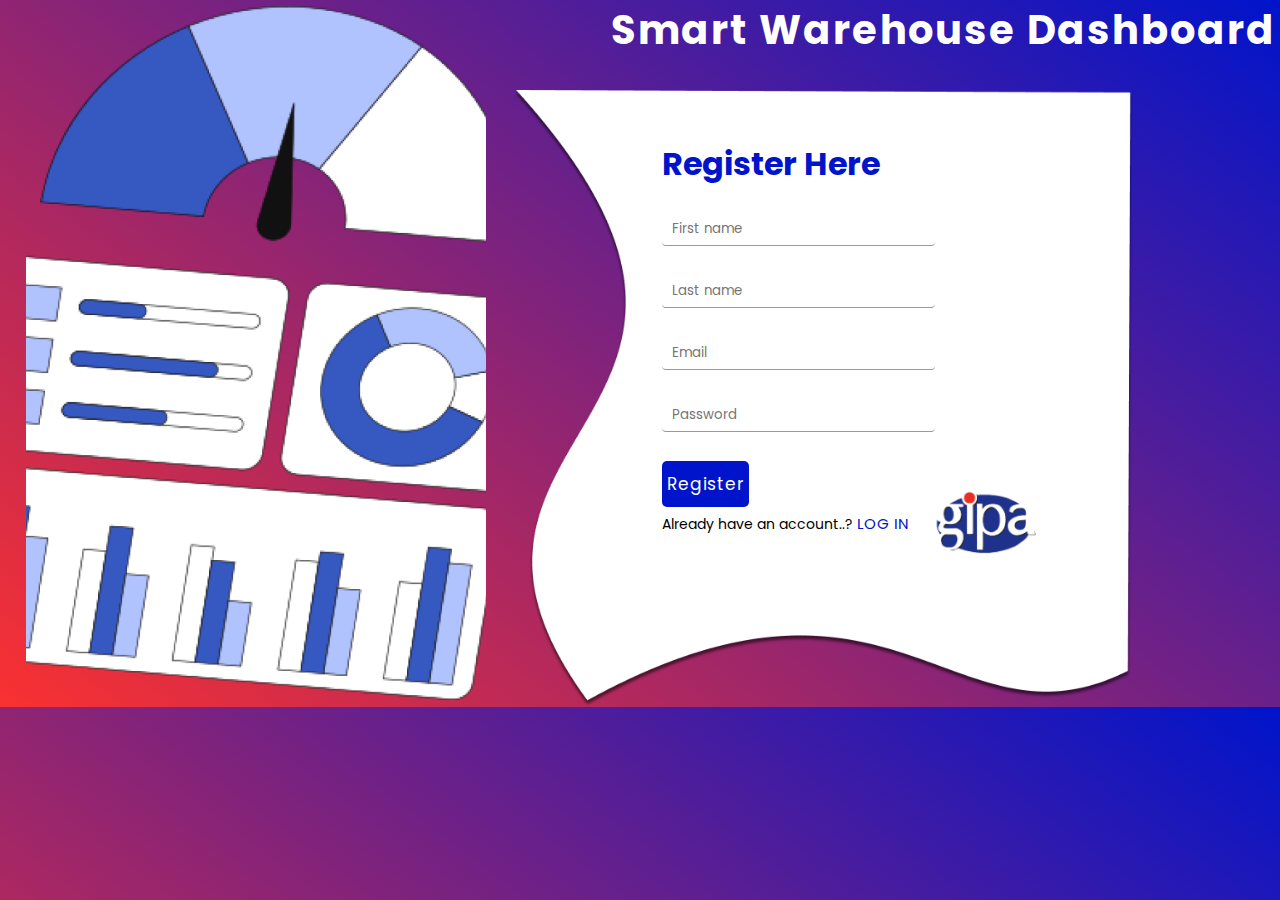
<file: index.html>
<!DOCTYPE html>
<html lang="en">
<head>
    <meta charset="UTF-8">
    <meta http-equiv="X-UA-Compatible" content="IE=edge">
    <meta name="viewport" content="width=device-width, initial-scale=1.0">
    <title>Sign up | GIPA</title>
    <link rel="stylesheet" href="./assets/css/styles.css">
</head>
<body>
    <main class="card-container slideUp-animation">
        <div class="image-container">
            <img src="./assets/images/shape.png" class="illustration" alt="">
            
        </div>
        
        <form action="" method="">

            <h1 class="form-header">
                Smart Warehouse Dashboard 1
            </h1>
            
            <div class="form-container slideRight-animation">
    
                
                <h1 class="form-title">Register Here</h1>
                
                <br>

    
                <div class="input-container">

                    
                    <label for="f-name"></label>
                    <input type="text" name="f-name" id="f-name" placeholder="First name" required>
                    
                    <div class="error"></div>
                </div>

                <br>
    
                <div class="input-container">
                    <label for="l-name"></label>
                    <input type="text" name="l-name" id="l-name" placeholder="Last name" required>
                    <!-- <span>
                        Last name
                    </span> -->
                    <div class="error"></div>
                </div>

                <br>
    
                <div class="input-container">
                    <label for="mail">
                    </label>
                    <input type="email" name="mail" id="mail" placeholder="Email" required>
                    <!-- <span>
                        E-mail
                    </span> -->
                    <div class="error"></div>
                </div>

                <br>
    
                <div class="input-container">
                    <label for="user-password"></label>
                    <input type="password" name="user-password" placeholder="Password" id="user-password" class="user-password"  required>
                    <!-- <span>Password</span> -->
                    <div class="error"></div>
                </div>

                <br>

               

                <div id="btm">
                    <button type="submit" class="submit-btn"><a href="admin.html">Register</a></button>
                    <p class="btm-text">
                        Already have an account..? <span class="btm-text-highlighted"> <a href="login.html"> Log in</a> </span>
                    </p>
                    <img src="./assets/images/Gipalogo 2.png" alt="" style="width: 150px;margin-left: 250px;margin-top: -100px;">

                </div>  
                
            </div>
        </form>
    </main>
    
</body>
</html>
</file>
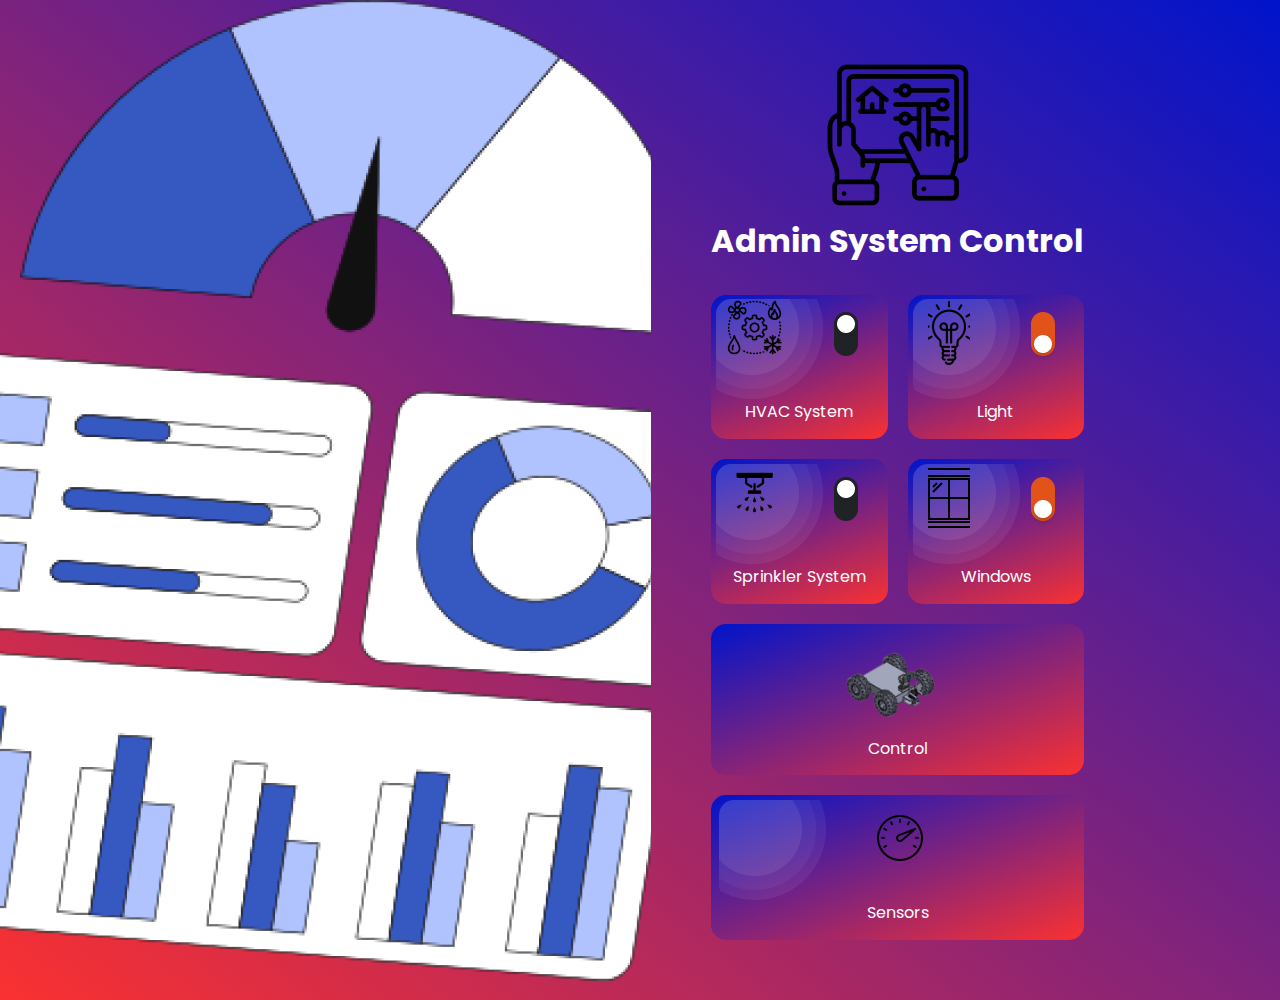
<file: admin.html>
<!DOCTYPE html>
<html lang="en">
<head>
    <meta charset="UTF-8">
    <meta http-equiv="X-UA-Compatible" content="IE=edge">
    <meta name="viewport" content="width=device-width, initial-scale=1.0">
    <meta name="theme-color" content="#06aa5e">
    <meta name="msapplication-navbutton-color" content="#06aa5e">
    <meta name="apple-mobile-web-app-capable" content="yes">
    <meta name="apple-mobile-web-app-status-bar-style" content="black-translucent">
    <title>Admin | GIPA</title>
    <link rel="stylesheet" href="./assets/css/styles2.css">
    <script src="./assets/js/script.js" defer></script>
</head>
<body>
    <main class="card-container slideUp-animation">
        <div class="image-container">
            <img src="./assets/images/shape.png" class="illustration" alt="">
            
        </div>
        

            <!-- <h1 class="form-header">
                Smart Warehouse Dashboard 1
            </h1> -->
            
            <div class="form-container slideRight-animation">
    
                <div class="item1">
                    <img src="./assets/images/domotics 1.png" alt="">
                    <h1 class="form-title input-container">Admin System Control</h1>

                </div>

    
                <div class="input-container item2 box">
                    <img src="./assets/images/Photo + Toggle.png" alt="">
                    <p>HVAC System</p>
                </div>

    
                <div class="input-container item3 box">
                    <img src="./assets/images/Photo + Toggle2.png" alt="">
                    <p>Light</p>
                </div>

    
                <div class="input-container item4 box">
                    <img src="./assets/images/Photo + Toggle3.png" alt="">
                    <p>Sprinkler System</p>
                </div>


                <div class="input-container item5 box">
                    <img src="./assets/images/Photo + Toggle4.png" alt="">
                    <p>Windows</p>
                </div>

    
                <div class="input-container item6 box">
                    <img src="./assets/images/image 1.png" alt="" style="width: 100px;">
                    <p><a href="control.html">Control</a></p>
                </div>

    
                <div class="input-container item7 box">
                    <img src="./assets/images/Devices - Medium.png" alt="" style="width: 350px; margin-left: -8px;">
                    <p><a href="">Sensors</a></p>
                </div>

    

                
                
            </div>
    </main>
    
</body>
</html>
</file>
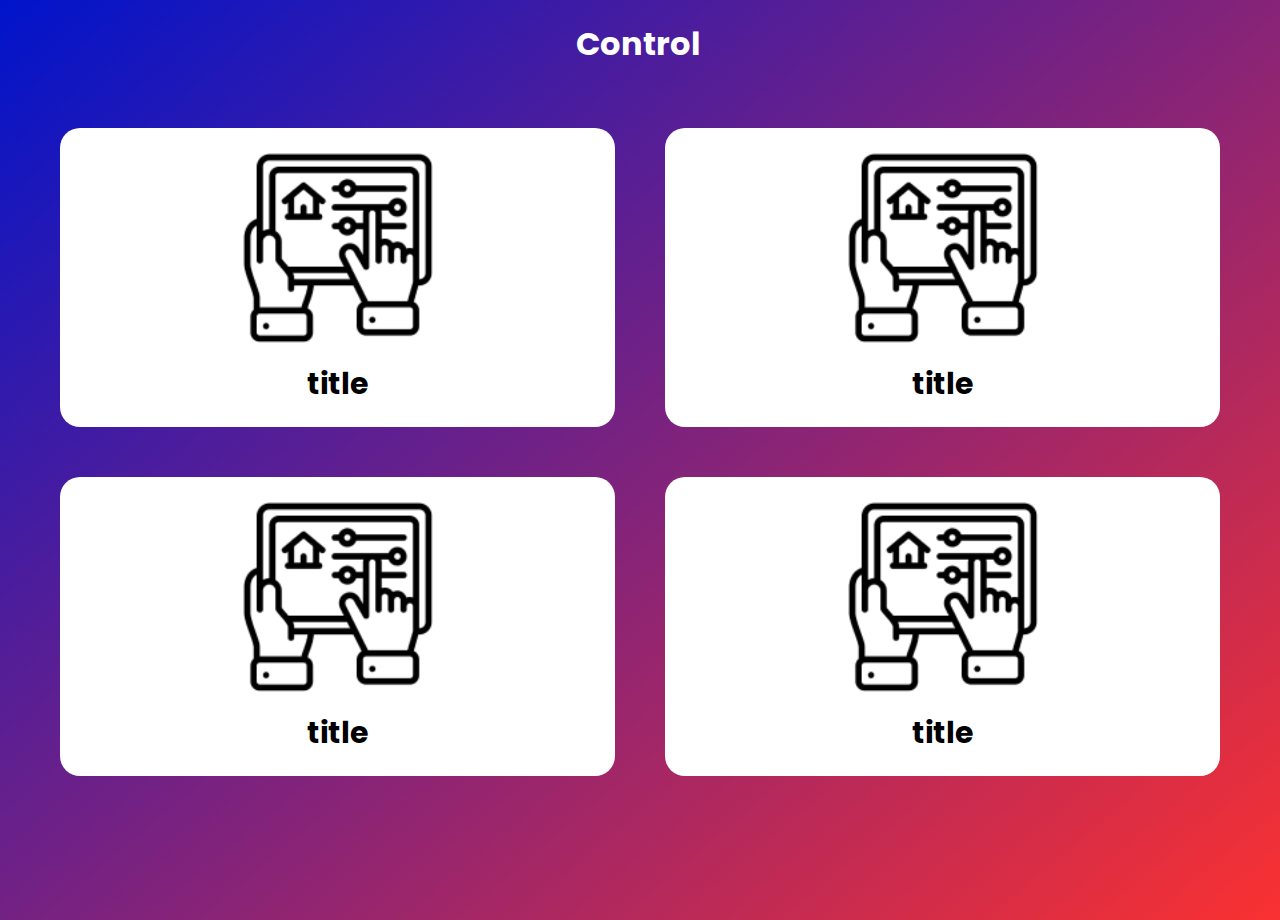
<file: control.html>
<!DOCTYPE html>
<html lang="en">
<head>
    <meta charset="UTF-8">
    <meta http-equiv="X-UA-Compatible" content="IE=edge">
    <meta name="viewport" content="width=device-width, initial-scale=1.0">
    <title>Control | GIPA</title>
    <link rel="stylesheet" href="./assets/css/control.css">
</head>
<body>

    <div class="control-title">
        <h1>Control</h1>
    </div>

    <div id="myDIV">
        <div class="item1">
            <img src="./assets/images/domotics 1.png" alt="" >
            <h4>title</h4>
        </div>
        <div class="item2">
            <img src="./assets/images/domotics 1.png" alt="" >
            <h4>title</h4>
        </div>
        <div class="item3">
            <img src="./assets/images/domotics 1.png" alt="" >
            <h4>title</h4>
        </div>
        <div class="item4">
            <img src="./assets/images/domotics 1.png" alt="" >
            <h4>title</h4>
        </div>
       
      </div>
</body>
</html>
</file>
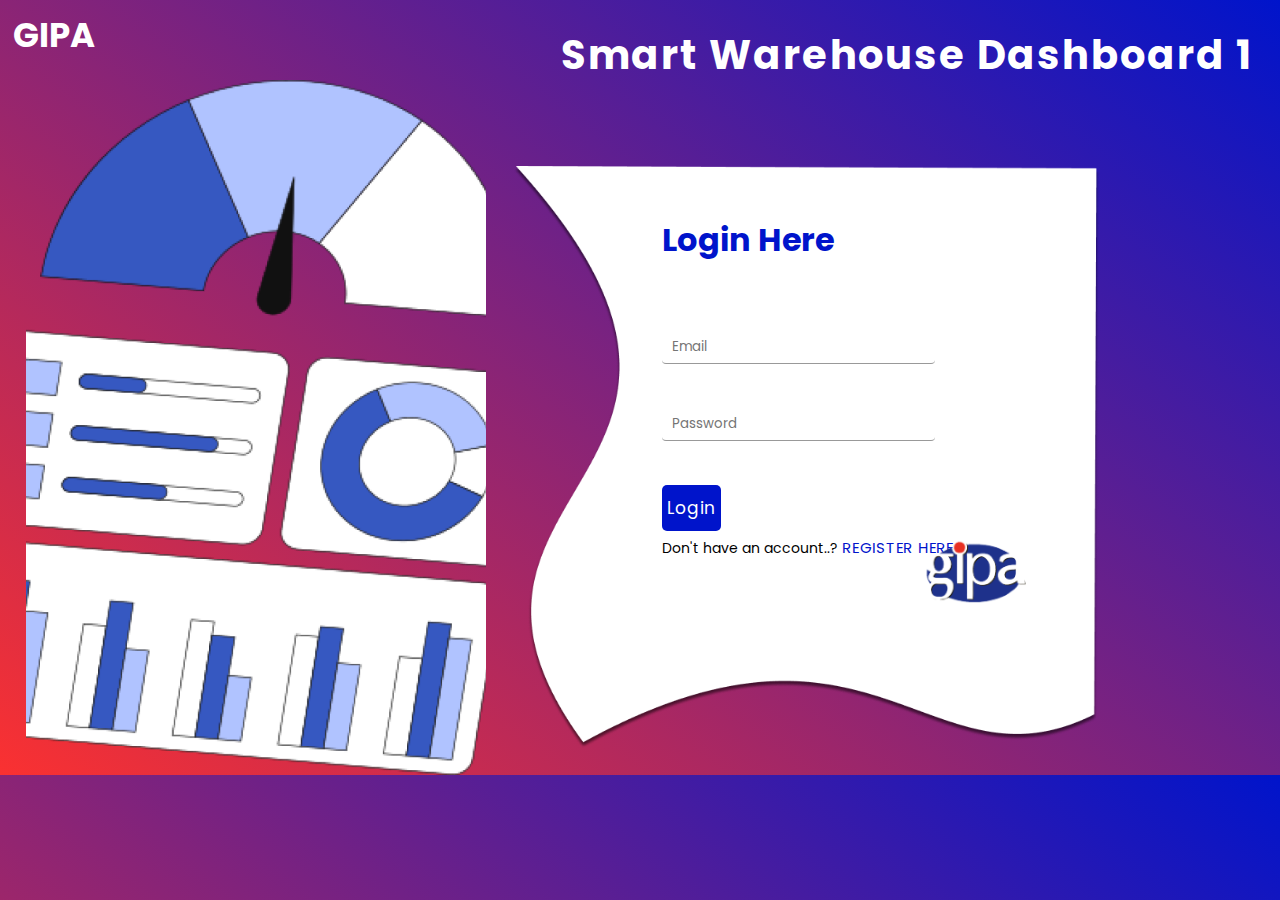
<file: login.html>
<!DOCTYPE html>
<html lang="en">
<head>
    <meta charset="UTF-8">
    <meta http-equiv="X-UA-Compatible" content="IE=edge">
    <meta name="viewport" content="width=device-width, initial-scale=1.0">
    <meta name="theme-color" content="#06aa5e">
    <meta name="msapplication-navbutton-color" content="#06aa5e">
    <meta name="apple-mobile-web-app-capable" content="yes">
    <meta name="apple-mobile-web-app-status-bar-style" content="black-translucent">
    <title>Login | GIPA</title>
    <link rel="stylesheet" href="./assets/css/login.css">
    <script src="./assets/js/script.js" defer></script>
</head>
<body>
    <main class="card-container slideUp-animation">
        <div class="image-container">
            <h1 class="company">GIPA </h1>
            <div class="image-container">
                <img src="./assets/images/shape.png" class="illustration" alt="">
                
            </div>
        </div>
        <form action="" method="">

            <h1 class="form-header">
                Smart Warehouse Dashboard 1
            </h1>
            
            <div class="form-container slideRight-animation">
    
                
                <h1 class="form-title">Login Here</h1>
                
                <br>

    
                
    
                
    
                <div class="input-container">
                    <label for="mail">
                    </label>
                    <input type="email" name="mail" id="mail" placeholder="Email" required>
                    <!-- <span>
                        E-mail
                    </span> -->
                    <div class="error"></div>
                </div>

                <br>
    
                <div class="input-container">
                    <label for="user-password"></label>
                    <input type="password" name="user-password" placeholder="Password" id="user-password" class="user-password"  required>
                    <!-- <span>Password</span> -->
                    <div class="error"></div>
                </div>

                <br>

                <div id="btm">
                    <button type="submit" class="submit-btn"><a href="admin.html">Login</a></button>
                    <p class="btm-text">
                        Don't have an account..? <span class="btm-text-highlighted"> <a href="index.html"> Register here </a> </span>
                    </p>
                </div>
                <img src="./assets/images/Gipalogo 2.png" alt="" style="width: 150px;margin-left: -100px;">
            </div>
        </form>
    </main>
   
</body>
</html>
</file>
<file: assets/css/styles.css>
@import url('https://fonts.googleapis.com/css2?family=Poppins:wght@400&display=swap');

/*
  VARIABLES DECLARATION ON ROOT
*/
:root {
    --green: rgb(33, 250, 131);
    --red: rgb(252, 86, 108);
    --dusky-green: rgb(6, 170, 94);
    --opac-white: rgba(255, 255, 255, .8);
    --form-txt:  rgba(255, 255, 255, .5);
    --darky: #1d2b3a;
    --light-grey: rgb(105, 105, 105);
    --linear-blue: #0014CB;
    --linear-red: #FA3131;
}


/*
    COMMON STYLING
*/
* {
    margin: 0;
    padding: 0;
    scroll-behavior: smooth;
    font-family: 'Poppins', system-ui, -apple-system, BlinkMacSystemFont, 'Segoe UI', Roboto, Oxygen, Ubuntu, Cantarell, 'Open Sans', 'Helvetica Neue', sans-serif;
}
body {
    /* background-color: var(--dusky-green); */
    background: linear-gradient(217deg, #0014CB,#FA3131)
}


/* 
    MAIN(SIGN-UP CARD) SECTION
*/
.card-container {
    display: grid;
    grid-template-columns: calc(100% - 60%) auto;
    
    width: 100%;
    overflow: hidden;
    /* background-color: var(--darky); */
    background: linear-gradient(217deg, #0014CB,#FA3131)
}



/*
    FORM SECTION
*/
.form-container {
    background-image: url('form.png');
    background-repeat: no-repeat;
    background-size: contain;
    width: 50vw;
    /* display: grid;
    grid-template-columns: 1fr 1fr; */
    display: flex;
    flex-direction: column;
    gap: 0px;
    padding: 100px;
    color: black;
    padding-left: 150px;
}
.form-header {
    grid-column: 1 / -1;
    letter-spacing: .06em;
    margin-bottom: 30px;
    font-size: 40px;
    color: white;
}
.form-title{
    margin-top: -50px;
    color: var(--linear-blue);
}
input {
    display: block;
    border-radius: 4px;
    border: 0;
    border-bottom: 1px solid rgb(0,0,0,.4);
    padding: 6px 6px 6px 10px;
    /* margin-top: 5px; */
    background-color: rgba(255, 255, 255, 0);
    /* transition: all .5s ease-in; */
    color: black;
} 
input::placeholder{
    content: none;
}
span {
    letter-spacing: .05em;
    text-transform: uppercase;
    font-size: 15px;
    transition: all .4s;
}
[type="submit"]{
    border: 0;
    background-color: var(--linear-blue);
    color: white;
    padding: 10px 5px;
    letter-spacing: .05em;
    border-radius: 5px;
    margin-top: 00px;
    font-size: 17px;
    outline: none;
}
form {
    width: auto;
    display: grid;
    place-items: center;
}
.btm-text {
    margin-top: 5px;
    font-size: 14px;
}
.btm-text-highlighted a{
    color: var(--linear-blue);
}
.btm-text-highlighted a:hover{
    color: var(--linear-red);
}
.input-container {
    position: relative;
}
span:not(.btm-text-highlighted) {
    position: absolute;
    left: 0;
    top: 0;
    padding: 10px;
    pointer-events: none;
}
.submit-btn:hover{
    cursor: pointer;
    color: white;
    background-color: var(--linear-red);
}


/*
    INPUT FIELD EFFECTS SECTION
*/
input:focus ~ span,
input:valid ~ span{
    font-size: 10px;
    transform: translateX(4px) translateY(-7px);
    font-size: 0.80em;
    padding: 0 6px;
    /* background-color: white; */
    color: var(--linear-blue);
    border-radius: 2px;
}
input:focus,
input:focus-visible {
    border: 1px solid  var(--linear-blue);
    box-shadow: 0 0 5px rgb(0,0,0,.3);
    outline: none;
}
input:valid {
    border: 1px solid var(--linear-blue);  
}


/* 
    ERROR PROMPTER SECTION
*/
.error {
    color: rgb(255, 51, 51);
    font-family: sans-serif;
    font-weight: 500;
    text-transform: none;
    overflow: hidden;
    margin-top: 4px;
}


/*
    IMAGE ILLUSTRATION SECTION
*/
.image-container{
    display: grid;
    place-items: center;
    /* background-color: var(--dusky-green); */
    color: white;
}
.image-container > img {
    width: calc(90%);
}
.company, 
.image-container > .quote {
        width: 100%;
        height: 100%;
        text-align: center;
        font-size: 19px;
}
.company {
    font-size: 34px;
    text-align: left;
    height: 70px;
    align-self: flex-start;
    padding: 2% 0 0 5%;
}
.outro-overlay > .company{
    position: absolute;
    top: 0;
}
.mobile-btm-nav {
    display: none;
}


/*
    FORM NAVIGATION (FOR-MOBILE)
*/
.mobile-btm-nav {
    text-decoration: none;
    display: none;
}
.mobile-btm-nav > img {
    transform: scale(.3) rotateZ(180deg);
}


/*
    FLOATING ANIMATION FOR BOTTOM-NAV (FOR-MOBILE-VERSION)
*/
@keyframes float {
	0% {
		transform: translatey(0px);
	}
	50% {
		transform: translatey(-10px);
	}
	100% {
		transform: translatey(0px);
	}
}

/* .card-container {
    display: none;
} */


/* 
    GREETING SECTION (SHOWS AFTER SIGNING UP)
*/
.outro-overlay {
    display: flex;
    /* background-color: var(--dusky-green); */
    height: 100vh;
    width: 100%;
    z-index: 0;
    overflow: hidden;
    align-items: center;
    justify-content: space-evenly;
    color: white;
    position: relative;
}
.outro-overlay > #signedUp-illustration {
    height: 90%;
    z-index: 2;
}
.outro-overlay > .shape {
    position: absolute;
    top: 0;
    left: 0;
    z-index: 1;
    animation: 1.3s 1 forwards cubic-bezier(.36,-0.01,.5,1.38) slideRight;
    width: 100%;
}
.outro-overlay > .outro-greeting {
    z-index: 3;
    font-weight: 700;
    letter-spacing: .02em;
    word-spacing: .1em;
}
.disabled {
    display: none ;
}
.submit-btn a{
    color: white;
}

/*
  SVG ANIMATION
*/
.slideUp-animation {
    animation: 1.3s 1 forwards cubic-bezier(.36,-0.01,.5,1.38) slideUp;animation-delay: 0s;
} 
.slideRight-animation {
    animation: 1.3s 1 forwards cubic-bezier(.36,-0.01,.5,1.38) slideRight;animation-delay: 0s;
}                             
@keyframes slideUp {  
    0% { opacity: 0; transform: translateY(30px); }
    100% { opacity: 1; transform: inherit;  }    
}                    
@keyframes slideRight {              
    0% { opacity: 0; transform: translateX(30px); }                
    100% { opacity: 1; transform: translateX(0);   }
}


/*
    AUTHOR LINK
*/
.author-link{
    position: fixed;
    bottom: 0;
    padding-bottom: 10px;
    z-index: 5;
}
.author-link,
a {
    text-decoration: none;
    color: var(--light-grey);
    transition: .3s ease-out;
}
.author-link > a:hover {
    color: var(--darky);
}



/*
    MEDIA QUERY SECTION
*/
@media only screen and (max-width: 540px) {
   
    /* 
        For mobile phones: 
    */
    body {
        width: 100%;
        overflow: visible;
    }
    .image-container > [class] {
        transform: scale(1);
    }
    .quote {
        margin-top: -50px;
    }
    .card-container {
        grid-template-rows: 100vh minmax(100vh, auto);
        grid-template-columns: none;
        overflow: hidden;
        height: auto;
    }
    .image-container {
        width: 100%;
        position: relative;
    }
    .image-container > img {
        width: calc(110%);
    }
    .error {
        font-size: 13px;
    }
    .form-container {
        display: grid;
        place-items: center ;
        grid-template-columns: none;
        grid-template-rows: none;
        width: 100%;
        padding: 0;
        color: rgba(255, 255, 255, .5);
    }
    .mobile-btm-nav {
        display: block;
        position: absolute;
        bottom: 0;
        display: block;
        animation: float 1s cubic-bezier(0.59, 0.575, 0.565, 1) infinite;
    }
    form {
        padding: 10px;
        display: flex;
        align-items: center;
    }
    .outro-overlay {
        flex-direction: column;
        justify-content: center;
        gap: 30px;
    }
    .outro-overlay > #signedUp-illustration {
        height: auto;
        z-index: 2; 
    }
    .outro-overlay > .shape {
        display: none;
    }
    .outro-overlay > .outro-greeting {
        font-size: 20px;
        order: 1;
    }
}
</file>
<file: assets/css/styles2.css>
@import url('https://fonts.googleapis.com/css2?family=Poppins:wght@400&display=swap');

/*
  VARIABLES DECLARATION ON ROOT
*/
:root {
    --green: rgb(33, 250, 131);
    --red: rgb(252, 86, 108);
    --dusky-green: rgb(6, 170, 94);
    --opac-white: rgba(255, 255, 255, .8);
    --form-txt:  rgba(255, 255, 255, .5);
    --darky: #1d2b3a;
    --light-grey: rgb(105, 105, 105);
    --linear-blue: #0014CB;
    --linear-red: #FA3131;
}


/*
    COMMON STYLING
*/
* {
    margin: 0;
    padding: 0;
    scroll-behavior: smooth;
    font-family: 'Poppins', system-ui, -apple-system, BlinkMacSystemFont, 'Segoe UI', Roboto, Oxygen, Ubuntu, Cantarell, 'Open Sans', 'Helvetica Neue', sans-serif;
}
body {
    /* background-color: var(--dusky-green); */
    background: linear-gradient(217deg, #0014CB,#FA3131)
}


/* 
    MAIN(SIGN-UP CARD) SECTION
*/
.card-container {
    display: flex;
    flex-direction: row;
    width: 100%;
    overflow: hidden;
}
.form-container{
    display: grid;
    grid-template-columns: 1fr 1fr;
    height: 100vh;
    padding: 50px 50px;
}
.form-container div{
    text-align: center;
    padding: 0;
    font-size: 30px;
    color: white;
    font-size: 16px;
    margin: 10px 10px;
}
.item1, .item6, .item7 {
    grid-column: 1 / span 2;
  }
  .input-container a{
    color: white;
    text-decoration: none;
  }
  .input-container a:hover{
    cursor: pointer;
    text-decoration: underline;
  }
  .input-container{
    display: flex;
    flex-direction: column;
    
    align-items: center;
    justify-content: center;
  }
  .box{
    background: linear-gradient(160deg, #0014CB,#FA3131);
    border-radius: 15px;
  }
  .input-container p{
    margin-bottom: 10px;
  }
  .input-container img{
    margin-left: -20px;
    border-radius: 15px;
  }
</file>
<file: assets/css/control.css>
@import url('https://fonts.googleapis.com/css2?family=Poppins:wght@400&display=swap');

/*
  VARIABLES DECLARATION ON ROOT
*/
:root {
    --green: rgb(33, 250, 131);
    --red: rgb(252, 86, 108);
    --dusky-green: rgb(6, 170, 94);
    --opac-white: rgba(255, 255, 255, .8);
    --form-txt:  rgba(255, 255, 255, .5);
    --darky: #1d2b3a;
    --light-grey: rgb(105, 105, 105);
    --linear-blue: #0014CB;
    --linear-red: #FA3131;
}


/*
    COMMON STYLING
*/
* {
    margin: 0;
    padding: 0;
    scroll-behavior: smooth;
    font-family: 'Poppins', system-ui, -apple-system, BlinkMacSystemFont, 'Segoe UI', Roboto, Oxygen, Ubuntu, Cantarell, 'Open Sans', 'Helvetica Neue', sans-serif;
}
body {
    /* background-color: var(--dusky-green); */
    background: linear-gradient(140deg, #0014CB,#FA3131);
    background-size: contain;
    background-repeat: no-repeat;
    height: 100vh;
}
.control-title h1{
    margin-top: 20px;
    margin-left: 45%;
    color: white;
}

#myDIV {
    margin: 50px;
    height:500px;
    display: grid;
    grid-template-columns: auto  auto;
    gap: 50px;
    padding: 10px;
  }
  #myDIV div {
    background-color: white;
    text-align: center;
    padding: 20px 0;
    font-size: 30px;
    border-radius: 20px;
  }
  #myDIV div img{
    width: 200px;
  }
</file>
<file: assets/css/login.css>
@import url('https://fonts.googleapis.com/css2?family=Poppins:wght@400&display=swap');

/*
  VARIABLES DECLARATION ON ROOT
*/
:root {
    --green: rgb(33, 250, 131);
    --red: rgb(252, 86, 108);
    --dusky-green: rgb(6, 170, 94);
    --opac-white: rgba(255, 255, 255, .8);
    --form-txt:  rgba(255, 255, 255, .5);
    --darky: #1d2b3a;
    --light-grey: rgb(105, 105, 105);
    --linear-blue: #0014CB;
    --linear-red: #FA3131;
}


/*
    COMMON STYLING
*/
* {
    margin: 0;
    padding: 0;
    scroll-behavior: smooth;
    font-family: 'Poppins', system-ui, -apple-system, BlinkMacSystemFont, 'Segoe UI', Roboto, Oxygen, Ubuntu, Cantarell, 'Open Sans', 'Helvetica Neue', sans-serif;
}
body {
    /* background-color: var(--dusky-green); */
    background: linear-gradient(217deg, #0014CB,#FA3131)
}


/* 
    MAIN(SIGN-UP CARD) SECTION
*/
.card-container {
    display: grid;
    grid-template-columns: calc(100% - 60%) auto;
    
    width: 100%;
    overflow: hidden;
    /* background-color: var(--darky); */
    background: linear-gradient(217deg, #0014CB,#FA3131)
}



/*
    FORM SECTION
*/
.form-container {
    background-image: url('form.png');
    background-repeat: no-repeat;
    background-size: contain;
    width: 50vw;
    display: grid;
    grid-template-columns: 1fr 1fr;
    gap: 40px;
    padding: 100px;
    color: black;
    padding-left: 150px;
}
.form-header {
    grid-column: 1 / -1;
    letter-spacing: .06em;
    margin-bottom: 30px;
    font-size: 40px;
    color: white;
    margin-left: -100px;
}
.form-title{
    margin-top: -50px;
    color: var(--linear-blue);
}
input {
    display: block;
    border-radius: 4px;
    border: 0;
    border-bottom: 1px solid rgb(0,0,0,.4);
    padding: 6px 6px 6px 10px;
    /* margin-top: 5px; */
    background-color: rgba(255, 255, 255, 0);
    /* transition: all .5s ease-in; */
    color: black;
} 
input::placeholder{
    content: none;
}
span {
    letter-spacing: .05em;
    text-transform: uppercase;
    font-size: 15px;
    transition: all .4s;
}
[type="submit"]{
    border: 0;
    background-color: var(--linear-blue);
    color: white;
    padding: 10px 5px;
    letter-spacing: .05em;
    border-radius: 5px;
    margin-top: 00px;
    font-size: 17px;
    outline: none;
}
form {
    width: auto;
    display: grid;
    place-items: center;
}
.btm-text {
    margin-top: 5px;
    font-size: 14px;
}
.btm-text-highlighted a{
    color: var(--linear-blue);
}
.btm-text-highlighted a:hover{
    color: var(--linear-red);
}
.input-container {
    position: relative;
}

span:not(.btm-text-highlighted) {
    position: absolute;
    left: 0;
    top: 0;
    padding: 10px;
    pointer-events: none;
}
.submit-btn:hover{
    cursor: pointer;
    color: white;
    background-color: var(--linear-red);
}
.submit-btn a{
    color: white;
}


/*
    INPUT FIELD EFFECTS SECTION
*/
input:focus ~ span,
input:valid ~ span{
    font-size: 10px;
    transform: translateX(4px) translateY(-7px);
    font-size: 0.80em;
    padding: 0 6px;
    /* background-color: white; */
    color: var(--linear-blue);
    border-radius: 2px;
}
input:focus,
input:focus-visible {
    border: 1px solid  var(--linear-blue);
    box-shadow: 0 0 5px rgb(0,0,0,.3);
    outline: none;
}
input:valid {
    border: 1px solid var(--linear-blue);  
}


/* 
    ERROR PROMPTER SECTION
*/
.error {
    color: rgb(255, 51, 51);
    font-family: sans-serif;
    font-weight: 500;
    text-transform: none;
    overflow: hidden;
    margin-top: 4px;
}


/*
    IMAGE ILLUSTRATION SECTION
*/
.image-container{
    display: grid;
    place-items: center;
    /* background-color: var(--dusky-green); */
    color: white;
}
.image-container > img {
    width: calc(90%);
}
.company, 
.image-container > .quote {
        width: 100%;
        height: 100%;
        text-align: center;
        font-size: 19px;
}
.company {
    font-size: 34px;
    text-align: left;
    height: 70px;
    align-self: flex-start;
    padding: 2% 0 0 5%;
}
.outro-overlay > .company{
    position: absolute;
    top: 0;
}
.mobile-btm-nav {
    display: none;
}


/*
    FORM NAVIGATION (FOR-MOBILE)
*/
.mobile-btm-nav {
    text-decoration: none;
    display: none;
}
.mobile-btm-nav > img {
    transform: scale(.3) rotateZ(180deg);
}


/*
    FLOATING ANIMATION FOR BOTTOM-NAV (FOR-MOBILE-VERSION)
*/
@keyframes float {
	0% {
		transform: translatey(0px);
	}
	50% {
		transform: translatey(-10px);
	}
	100% {
		transform: translatey(0px);
	}
}

/* .card-container {
    display: none;
} */


/* 
    GREETING SECTION (SHOWS AFTER SIGNING UP)
*/
.outro-overlay {
    display: flex;
    /* background-color: var(--dusky-green); */
    height: 100vh;
    width: 100%;
    z-index: 0;
    overflow: hidden;
    align-items: center;
    justify-content: space-evenly;
    color: white;
    position: relative;
}
.outro-overlay > #signedUp-illustration {
    height: 90%;
    z-index: 2;
}
.outro-overlay > .shape {
    position: absolute;
    top: 0;
    left: 0;
    z-index: 1;
    animation: 1.3s 1 forwards cubic-bezier(.36,-0.01,.5,1.38) slideRight;
    width: 100%;
}
.outro-overlay > .outro-greeting {
    z-index: 3;
    font-weight: 700;
    letter-spacing: .02em;
    word-spacing: .1em;
}
.disabled {
    display: none ;
}


/*
  SVG ANIMATION
*/
.slideUp-animation {
    animation: 1.3s 1 forwards cubic-bezier(.36,-0.01,.5,1.38) slideUp;animation-delay: 0s;
} 
.slideRight-animation {
    animation: 1.3s 1 forwards cubic-bezier(.36,-0.01,.5,1.38) slideRight;animation-delay: 0s;
}                             
@keyframes slideUp {  
    0% { opacity: 0; transform: translateY(30px); }
    100% { opacity: 1; transform: inherit;  }    
}                    
@keyframes slideRight {              
    0% { opacity: 0; transform: translateX(30px); }                
    100% { opacity: 1; transform: translateX(0);   }
}


/*
    AUTHOR LINK
*/
.author-link{
    position: fixed;
    bottom: 0;
    padding-bottom: 10px;
    z-index: 5;
}
.author-link,
a {
    text-decoration: none;
    color: var(--light-grey);
    transition: .3s ease-out;
}
.author-link > a:hover {
    color: var(--darky);
}



/*
    MEDIA QUERY SECTION
*/
@media only screen and (max-width: 540px) {
   
    /* 
        For mobile phones: 
    */
    body {
        width: 100%;
        overflow: visible;
    }
    .image-container > [class] {
        transform: scale(1);
    }
    .quote {
        margin-top: -50px;
    }
    .card-container {
        grid-template-rows: 100vh minmax(100vh, auto);
        grid-template-columns: none;
        overflow: hidden;
        height: auto;
    }
    .image-container {
        width: 100%;
        position: relative;
    }
    .image-container > img {
        width: calc(110%);
    }
    .error {
        font-size: 13px;
    }
    .form-container {
        display: grid;
        place-items: center ;
        grid-template-columns: none;
        grid-template-rows: none;
        width: 100%;
        padding: 0;
        color: rgba(255, 255, 255, .5);
    }
    .mobile-btm-nav {
        display: block;
        position: absolute;
        bottom: 0;
        display: block;
        animation: float 1s cubic-bezier(0.59, 0.575, 0.565, 1) infinite;
    }
    form {
        padding: 10px;
        display: flex;
        align-items: center;
    }
    .outro-overlay {
        flex-direction: column;
        justify-content: center;
        gap: 30px;
    }
    .outro-overlay > #signedUp-illustration {
        height: auto;
        z-index: 2; 
    }
    .outro-overlay > .shape {
        display: none;
    }
    .outro-overlay > .outro-greeting {
        font-size: 20px;
        order: 1;
    }
}
</file>
